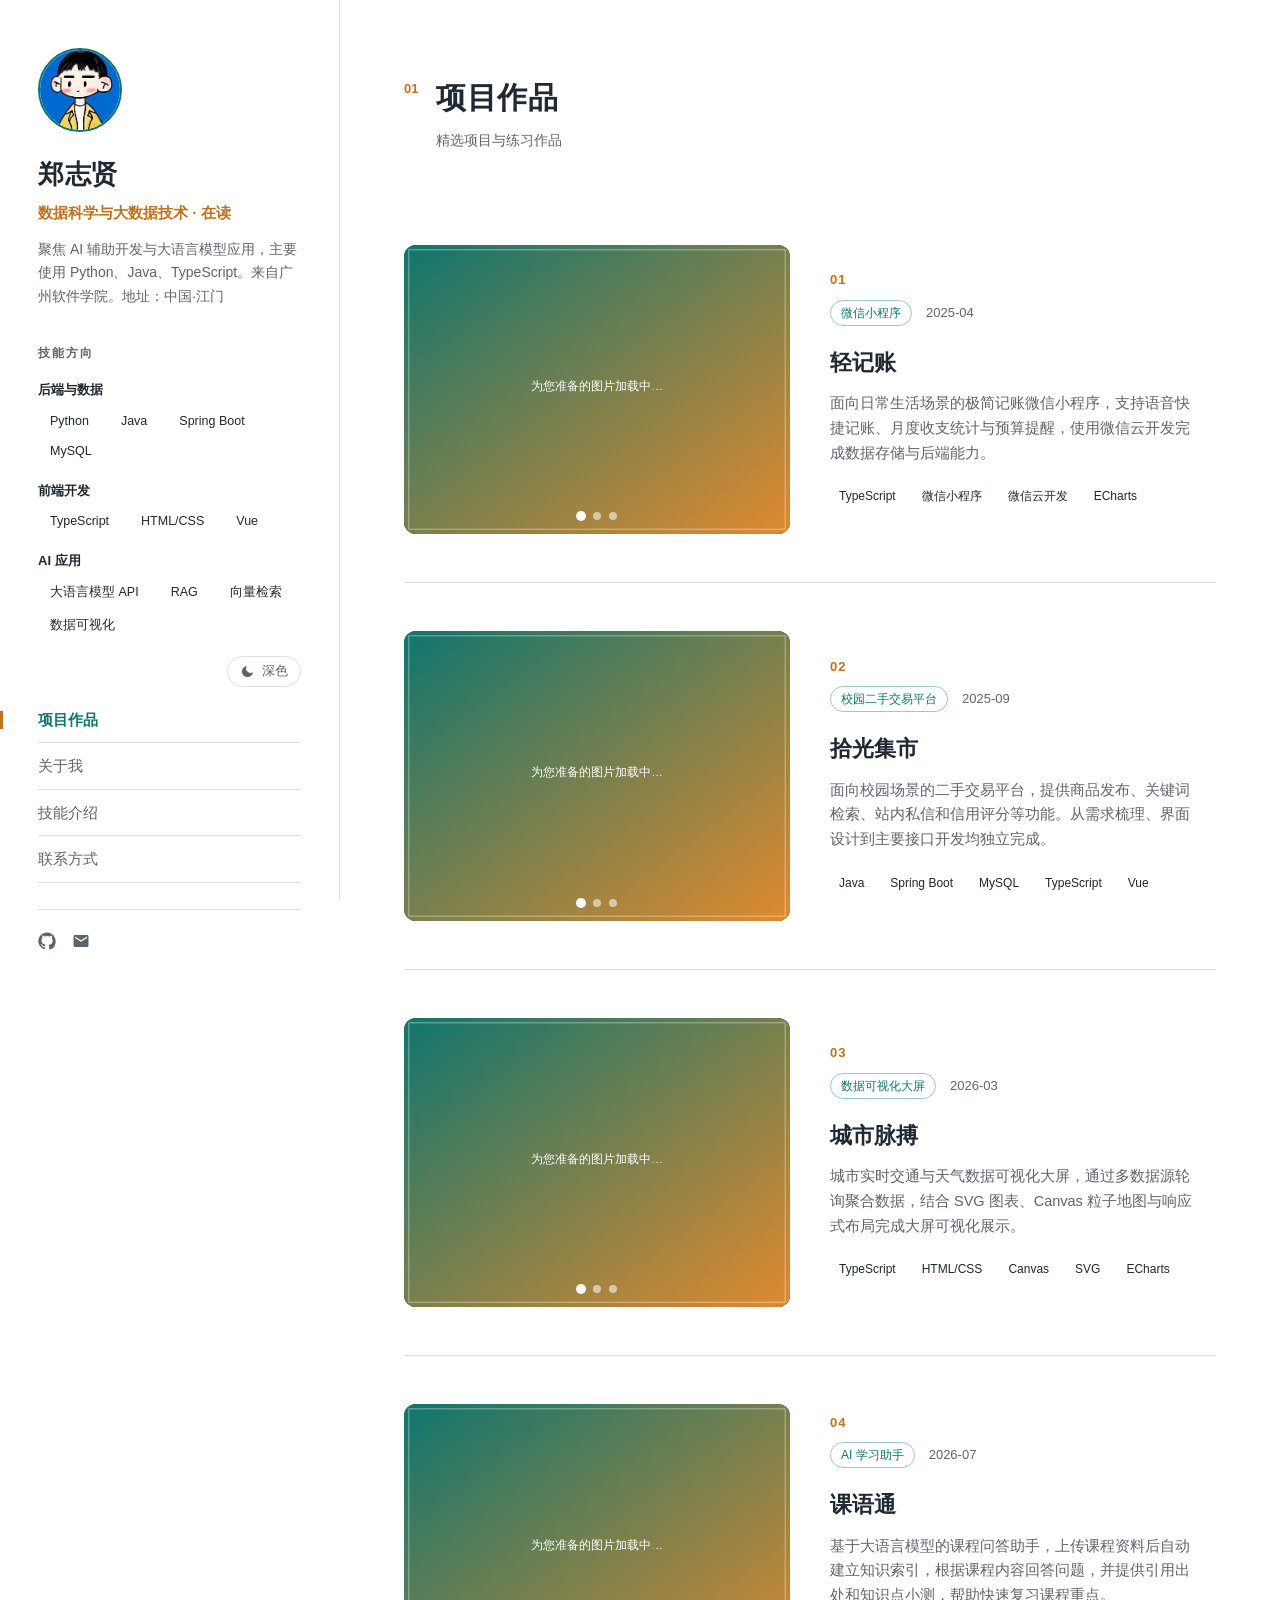
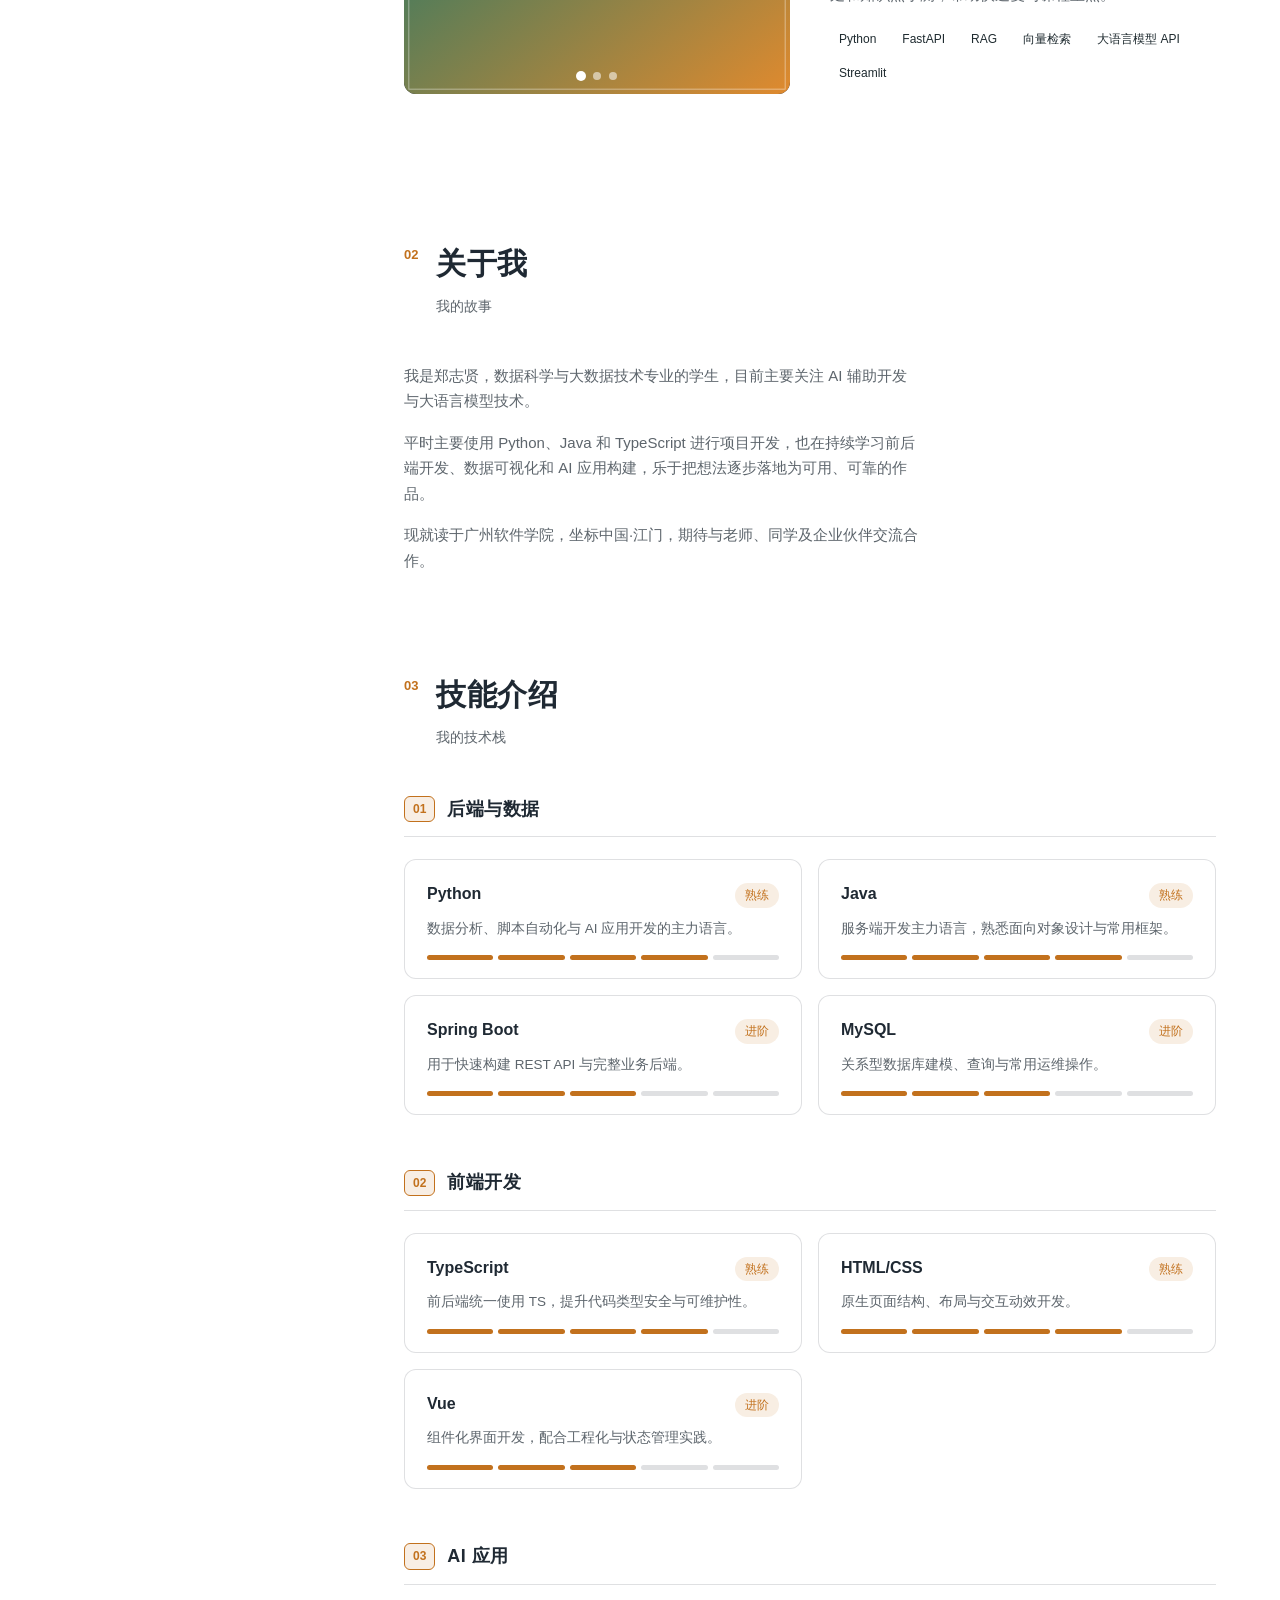
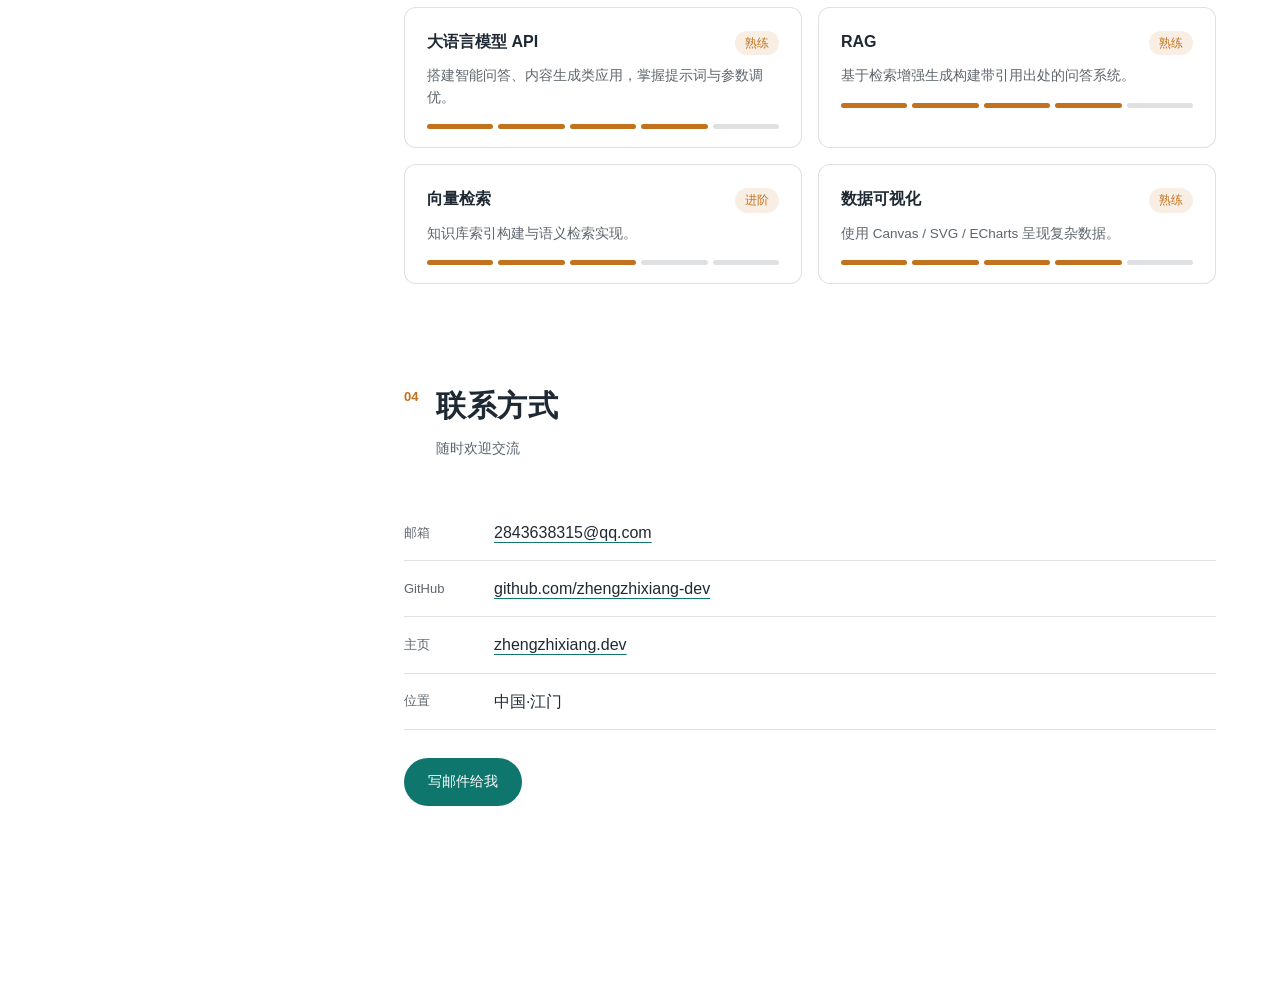
<file: lab04/index.html>
<!DOCTYPE html>
<html lang="zh-CN" data-theme="light">
<head>
  <meta charset="UTF-8">
  <meta name="viewport" content="width=device-width, initial-scale=1.0">
  <meta name="description" content="个人作品集网站 - 展示个人介绍、技能方向与项目作品">
  <title>个人作品集</title>
  <link rel="stylesheet" href="css/style.css">
</head>
<body>
  <div class="layout">
    <!-- 左侧：个人介绍 + 技能 + 导航（保持稳定） -->
    <aside class="sidebar">
      <header class="profile">
        <div class="avatar">
          <img src="头像.jfif" alt="头像" class="avatar-img">
        </div>
        <h1 class="name">郑志贤</h1>
        <p class="role">数据科学与大数据技术 · 在读</p>
        <p class="bio">聚焦 AI 辅助开发与大语言模型应用，主要使用 Python、Java、TypeScript。来自广州软件学院。地址：中国·江门</p>
      </header>

      <section class="skills">
        <h2 class="sidebar-title">技能方向</h2>
        <div class="skill-group" id="skillGroups"><!-- 由 JS 渲染 --></div>
      </section>

      <div class="nav-head">
        <button id="themeToggle" class="theme-toggle" type="button" aria-label="切换到深色主题" aria-pressed="false">
          <svg class="theme-icon icon-moon" viewBox="0 0 24 24" fill="currentColor" aria-hidden="true"><path d="M21 12.8A9 9 0 1 1 11.2 3a7 7 0 0 0 9.8 9.8z"/></svg>
          <svg class="theme-icon icon-sun" viewBox="0 0 24 24" fill="none" stroke="currentColor" stroke-width="2" stroke-linecap="round" aria-hidden="true"><circle cx="12" cy="12" r="4.2"/><path d="M12 2.5v2.2M12 19.3v2.2M2.5 12h2.2M19.3 12h2.2M5.2 5.2l1.6 1.6M17.2 17.2l1.6 1.6M18.8 5.2l-1.6 1.6M6.8 17.2l-1.6 1.6"/></svg>
          <span class="theme-toggle-text">深色</span>
        </button>
      </div>

      <nav class="nav">
        <a class="nav-link active" href="#works">项目作品</a>
        <a class="nav-link" href="#about">关于我</a>
        <a class="nav-link" href="#skills">技能介绍</a>
        <a class="nav-link" href="#contact">联系方式</a>
      </nav>

      <footer class="sidebar-foot">
        <a href="https://github.com/zhengzhixiang-dev" target="_blank" aria-label="GitHub"><svg viewBox="0 0 24 24" width="18" height="18" fill="currentColor"><path d="M12 .5C5.7.5.5 5.7.5 12c0 5.1 3.3 9.4 7.9 10.9.6.1.8-.3.8-.6v-2c-3.2.7-3.9-1.5-3.9-1.5-.5-1.3-1.3-1.7-1.3-1.7-1.1-.7.1-.7.1-.7 1.2.1 1.8 1.2 1.8 1.2 1.1 1.8 2.8 1.3 3.5 1 .1-.8.4-1.3.8-1.6-2.7-.3-5.5-1.3-5.5-5.9 0-1.3.5-2.4 1.2-3.2-.1-.3-.5-1.5.1-3.2 0 0 1-.3 3.3 1.2a11.5 11.5 0 0 1 6 0C17.3 4.7 18.3 5 18.3 5c.6 1.7.2 2.9.1 3.2.8.8 1.2 1.9 1.2 3.2 0 4.6-2.8 5.6-5.5 5.9.4.4.8 1.1.8 2.2v3.3c0 .3.2.7.8.6a11.5 11.5 0 0 0 7.9-10.9C23.5 5.7 18.3.5 12 .5z"/></svg></a>
        <a href="mailto:2843638315@qq.com" aria-label="邮箱"><svg viewBox="0 0 24 24" width="18" height="18" fill="currentColor"><path d="M20 4H4c-1.1 0-2 .9-2 2v12c0 1.1.9 2 2 2h16c1.1 0 2-.9 2-2V6c0-1.1-.9-2-2-2zm0 4-8 5-8-5V6l8 5 8-5v2z"/></svg></a>
      </footer>
    </aside>

    <!-- 右侧：主要内容区 -->
    <main class="content">
      <!-- 项目作品 -->
      <section id="works" class="section">
        <header class="section-head">
          <span class="section-index">01</span>
          <div>
            <h2 class="section-title">项目作品</h2>
            <p class="section-sub">精选项目与练习作品</p>
          </div>
        </header>
        <div id="projects" class="projects"><!-- 由 JS 渲染 --></div>
      </section>

      <!-- 关于我 -->
      <section id="about" class="section">
        <header class="section-head">
          <span class="section-index">02</span>
          <div>
            <h2 class="section-title">关于我</h2>
            <p class="section-sub">我的故事</p>
          </div>
        </header>
        <div class="about-body">
          <p>我是郑志贤，数据科学与大数据技术专业的学生，目前主要关注 AI 辅助开发与大语言模型技术。</p>
          <p>平时主要使用 Python、Java 和 TypeScript 进行项目开发，也在持续学习前后端开发、数据可视化和 AI 应用构建，乐于把想法逐步落地为可用、可靠的作品。</p>
          <p>现就读于广州软件学院，坐标中国·江门，期待与老师、同学及企业伙伴交流合作。</p>
        </div>
      </section>

      <!-- 技能介绍 -->
      <section id="skills" class="section">
        <header class="section-head">
          <span class="section-index">03</span>
          <div>
            <h2 class="section-title">技能介绍</h2>
            <p class="section-sub">我的技术栈</p>
          </div>
        </header>
        <div class="skills-detail" id="skillsDetail"><!-- 由 JS 渲染 --></div>
      </section>

      <!-- 联系方式 -->
      <section id="contact" class="section">
        <header class="section-head">
          <span class="section-index">04</span>
          <div>
            <h2 class="section-title">联系方式</h2>
            <p class="section-sub">随时欢迎交流</p>
          </div>
        </header>
        <div class="contact-body">
          <ul class="contact-list">
            <li><span class="contact-label">邮箱</span><a href="mailto:2843638315@qq.com">2843638315@qq.com</a></li>
            <li><span class="contact-label">GitHub</span><a href="https://github.com/zhengzhixiang-dev" target="_blank">github.com/zhengzhixiang-dev</a></li>
            <li><span class="contact-label">主页</span><a href="https://zhengzhixiang.dev" target="_blank">zhengzhixiang.dev</a></li>
            <li><span class="contact-label">位置</span><span>中国·江门</span></li>
          </ul>
          <a class="btn" href="mailto:2843638315@qq.com">写邮件给我</a>
        </div>
      </section>
    </main>
  </div>

  <script src="js/data.js"></script>
  <script src="js/main.js"></script>
</body>
</html>
</file>
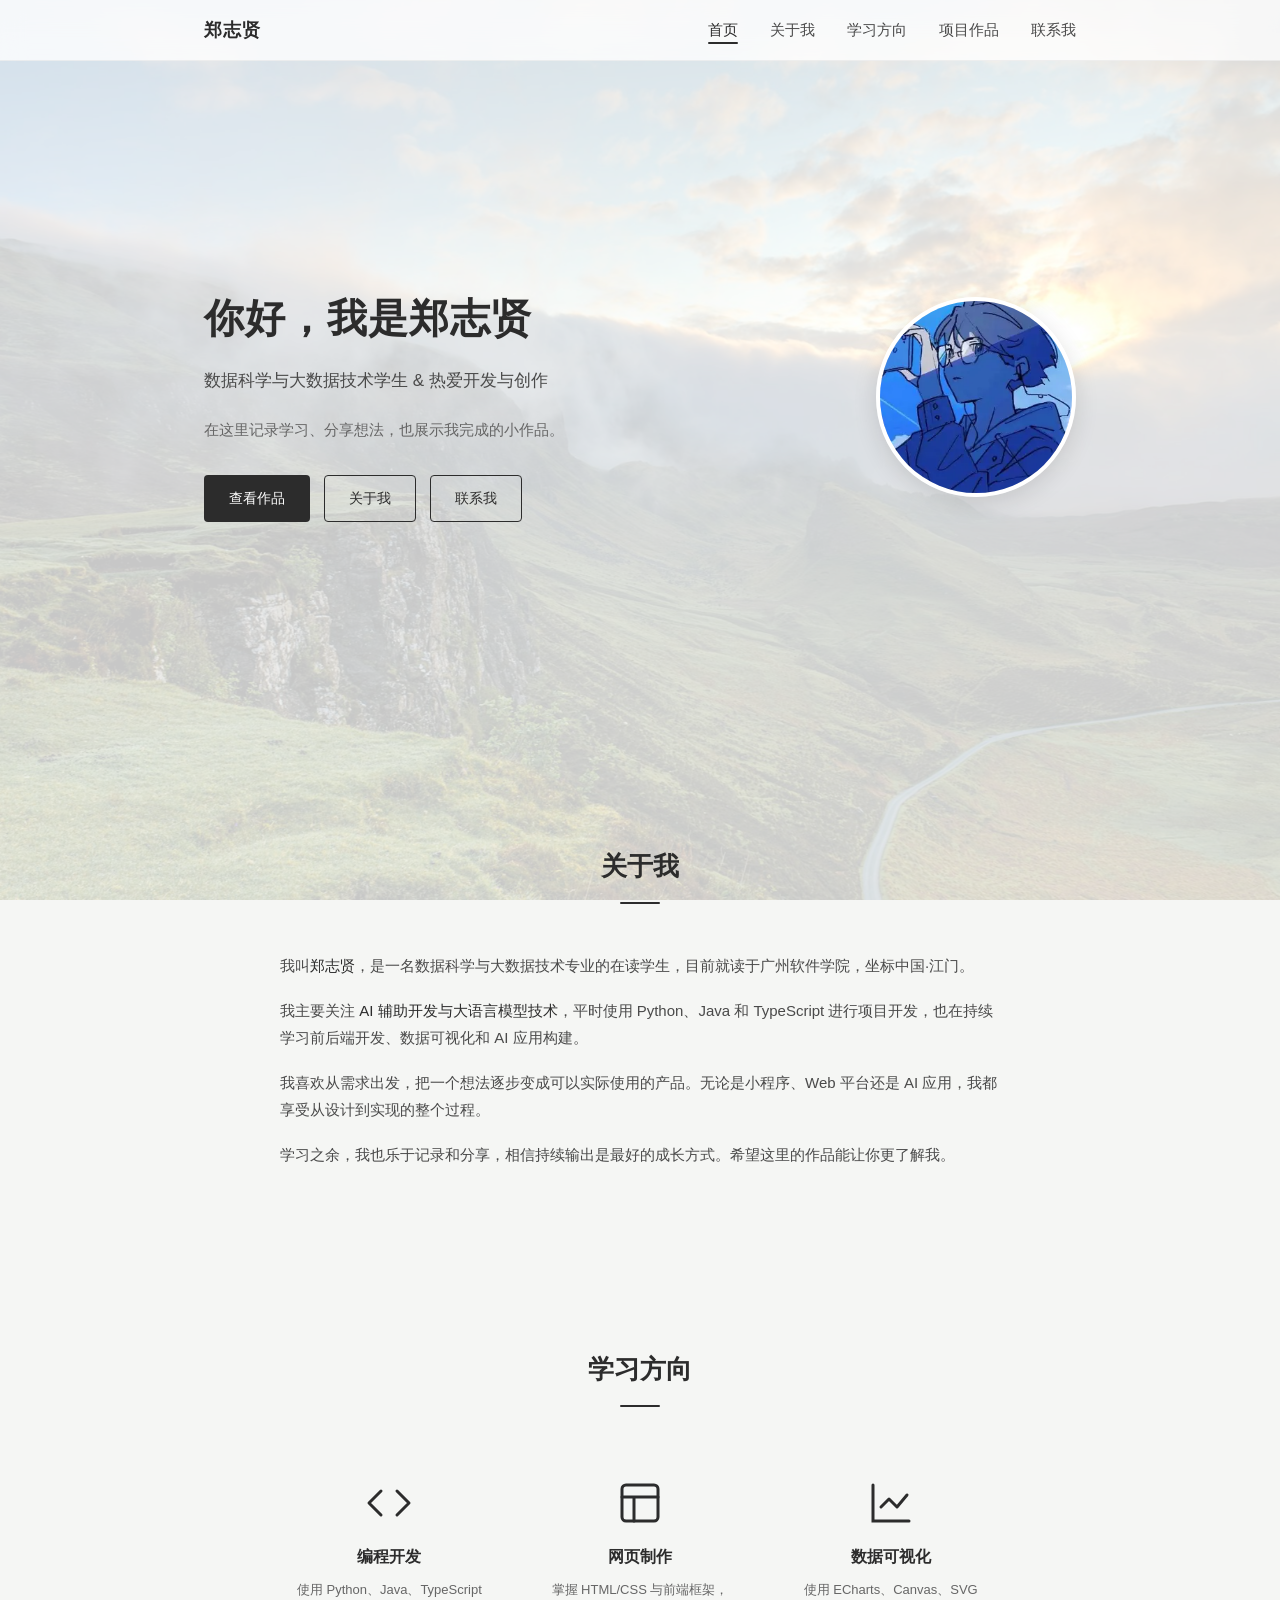
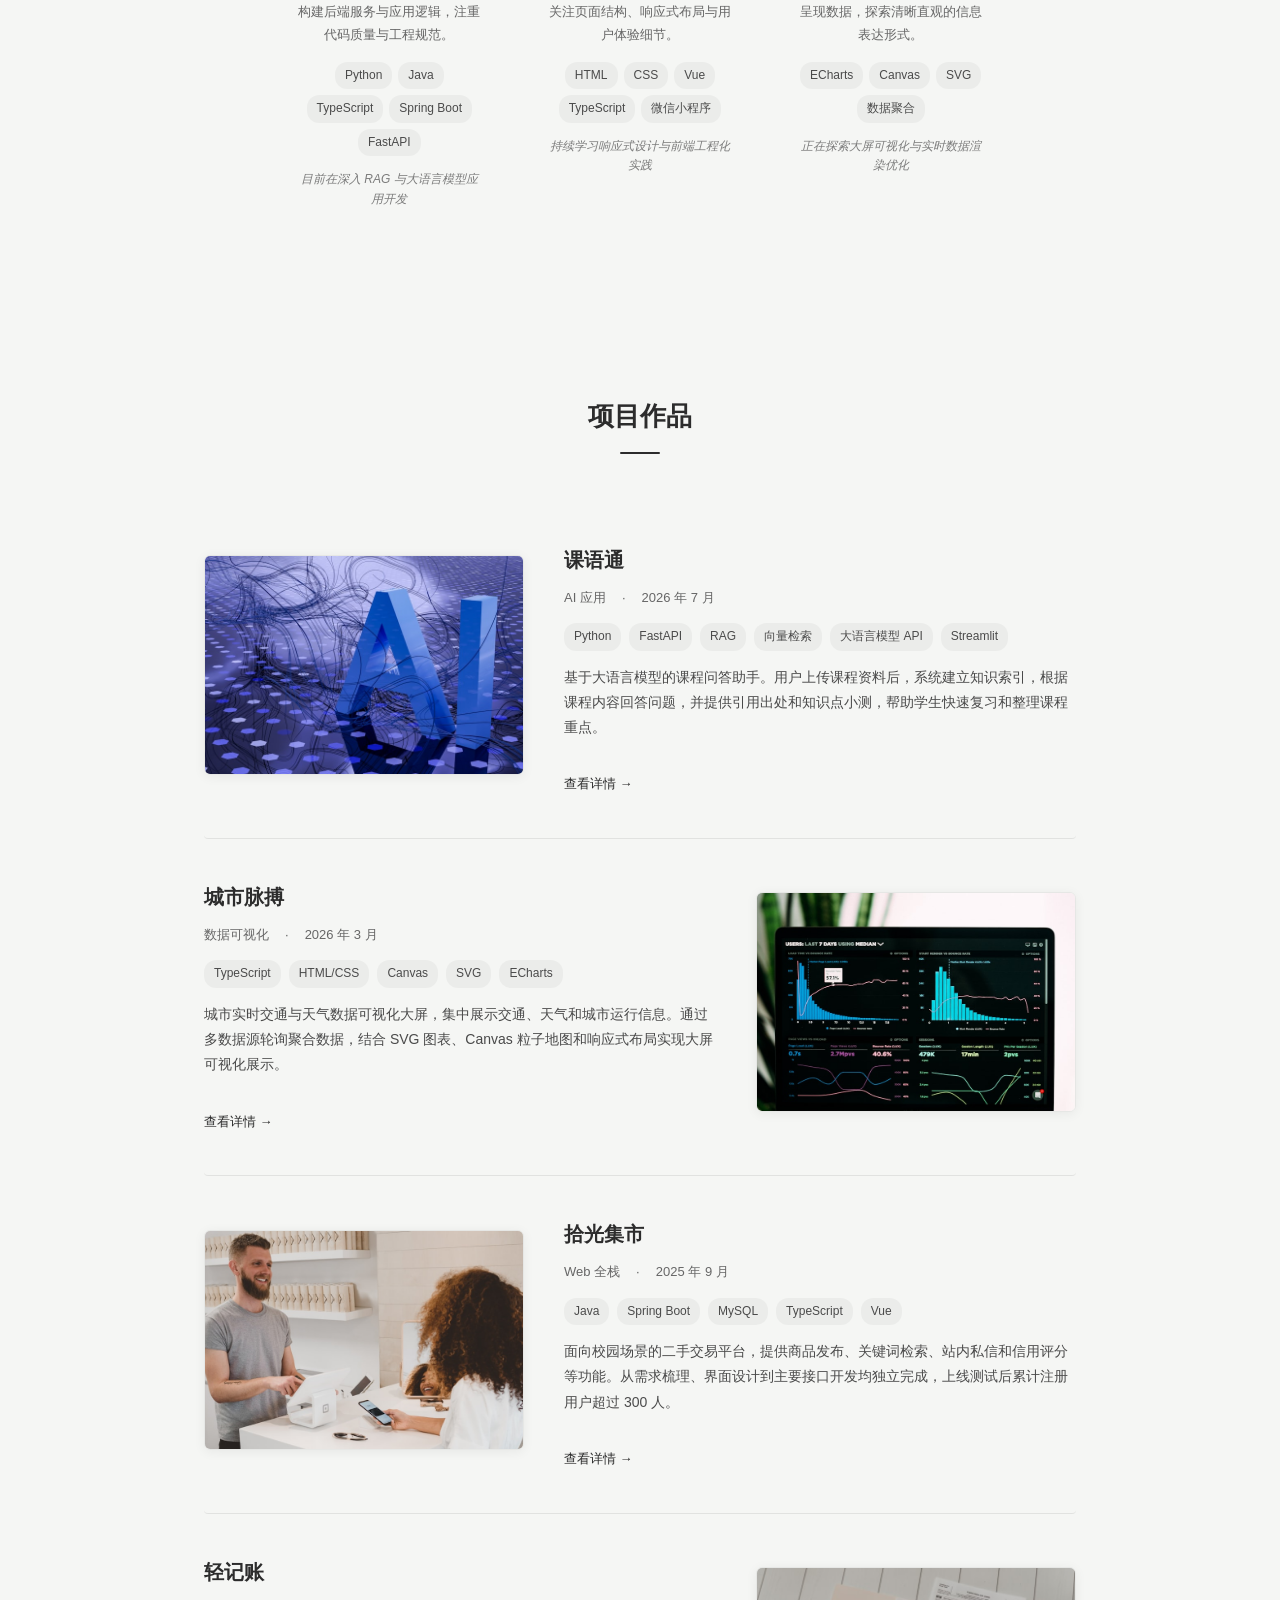
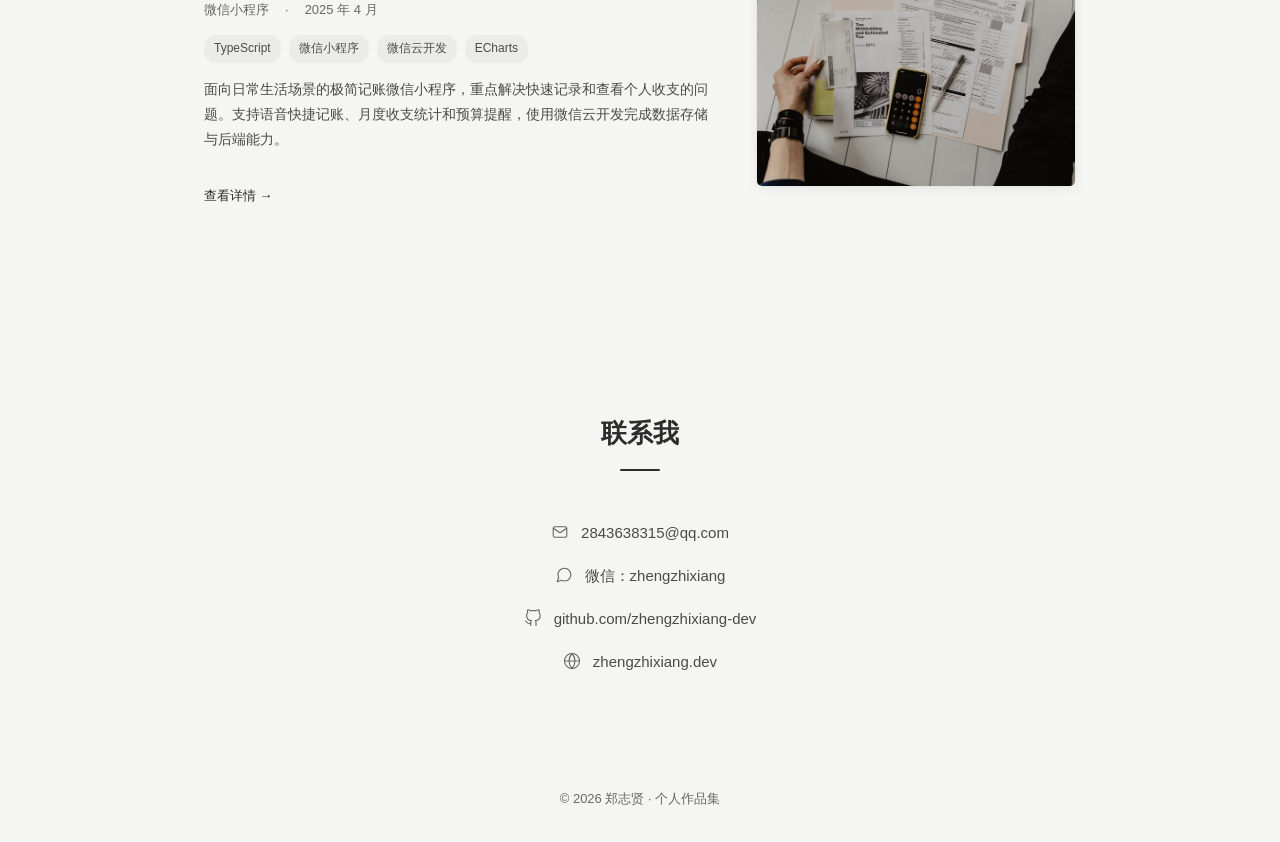
<file: 实验三/index.html>
<!DOCTYPE html>
<html lang="zh-CN">
<head>
  <meta charset="UTF-8" />
  <meta name="viewport" content="width=device-width, initial-scale=1.0" />
  <title>郑志贤 | 个人作品集</title>
  <meta name="description" content="郑志贤的个人作品集 - 数据科学与大数据技术学生，专注 AI 辅助开发与大语言模型应用。" />
  <link rel="stylesheet" href="css/style.css" />
</head>
<body>
  <!-- 背景层：山林风景照片 + 半透明白色遮罩 -->
  <div class="bg-layer"></div>
  <div class="bg-mask"></div>

  <!-- 顶部导航 -->
  <nav class="navbar">
    <div class="nav-inner">
      <a href="#home" class="nav-logo">郑志贤</a>
      <button class="nav-toggle" aria-label="菜单">
        <span></span><span></span><span></span>
      </button>
      <ul class="nav-menu">
        <li><a href="#home">首页</a></li>
        <li><a href="#about">关于我</a></li>
        <li><a href="#direction">学习方向</a></li>
        <li><a href="#projects">项目作品</a></li>
        <li><a href="#contact">联系我</a></li>
      </ul>
    </div>
  </nav>

  <!-- 首页介绍 -->
  <section id="home" class="hero">
    <div class="hero-inner">
      <div class="hero-text">
        <h1 class="hero-title">你好，我是郑志贤</h1>
        <p class="hero-subtitle">数据科学与大数据技术学生 &amp; 热爱开发与创作</p>
        <p class="hero-desc">在这里记录学习、分享想法，也展示我完成的小作品。</p>
        <div class="hero-buttons">
          <a href="#projects" class="btn btn-primary">查看作品</a>
          <a href="#about" class="btn btn-outline">关于我</a>
          <a href="#contact" class="btn btn-outline">联系我</a>
        </div>
      </div>
      <div class="hero-avatar">
        <img src="images/avatar.webp" alt="郑志贤头像" class="avatar-circle" />
      </div>
    </div>
  </section>

  <!-- 关于我 -->
  <section id="about">
    <h2 class="section-title">关于我</h2>
    <div class="section-line"></div>
    <div class="about-content">
      <p>我叫<span class="highlight">郑志贤</span>，是一名数据科学与大数据技术专业的在读学生，目前就读于广州软件学院，坐标中国·江门。</p>
      <p>我主要关注 <span class="highlight">AI 辅助开发与大语言模型技术</span>，平时使用 Python、Java 和 TypeScript 进行项目开发，也在持续学习前后端开发、数据可视化和 AI 应用构建。</p>
      <p>我喜欢从需求出发，把一个想法逐步变成可以实际使用的产品。无论是小程序、Web 平台还是 AI 应用，我都享受从设计到实现的整个过程。</p>
      <p>学习之余，我也乐于记录和分享，相信持续输出是最好的成长方式。希望这里的作品能让你更了解我。</p>
    </div>
  </section>

  <!-- 学习方向 -->
  <section id="direction">
    <h2 class="section-title">学习方向</h2>
    <div class="section-line"></div>
    <div class="direction-grid">
      <div class="direction-item">
        <div class="direction-icon">
          <svg viewBox="0 0 24 24"><path d="M16 18l6-6-6-6M8 6l-6 6 6 6" stroke-linecap="round" stroke-linejoin="round"/></svg>
        </div>
        <h3 class="direction-name">编程开发</h3>
        <p class="direction-desc">使用 Python、Java、TypeScript 构建后端服务与应用逻辑，注重代码质量与工程规范。</p>
        <div class="direction-tech">
          <span class="tech-tag">Python</span>
          <span class="tech-tag">Java</span>
          <span class="tech-tag">TypeScript</span>
          <span class="tech-tag">Spring Boot</span>
          <span class="tech-tag">FastAPI</span>
        </div>
        <p class="direction-note">目前在深入 RAG 与大语言模型应用开发</p>
      </div>
      <div class="direction-item">
        <div class="direction-icon">
          <svg viewBox="0 0 24 24"><rect x="3" y="3" width="18" height="18" rx="2"/><path d="M3 9h18M9 21V9" stroke-linecap="round"/></svg>
        </div>
        <h3 class="direction-name">网页制作</h3>
        <p class="direction-desc">掌握 HTML/CSS 与前端框架，关注页面结构、响应式布局与用户体验细节。</p>
        <div class="direction-tech">
          <span class="tech-tag">HTML</span>
          <span class="tech-tag">CSS</span>
          <span class="tech-tag">Vue</span>
          <span class="tech-tag">TypeScript</span>
          <span class="tech-tag">微信小程序</span>
        </div>
        <p class="direction-note">持续学习响应式设计与前端工程化实践</p>
      </div>
      <div class="direction-item">
        <div class="direction-icon">
          <svg viewBox="0 0 24 24"><path d="M3 3v18h18" stroke-linecap="round"/><path d="M7 14l4-4 4 4 5-6" stroke-linecap="round" stroke-linejoin="round"/></svg>
        </div>
        <h3 class="direction-name">数据可视化</h3>
        <p class="direction-desc">使用 ECharts、Canvas、SVG 呈现数据，探索清晰直观的信息表达形式。</p>
        <div class="direction-tech">
          <span class="tech-tag">ECharts</span>
          <span class="tech-tag">Canvas</span>
          <span class="tech-tag">SVG</span>
          <span class="tech-tag">数据聚合</span>
        </div>
        <p class="direction-note">正在探索大屏可视化与实时数据渲染优化</p>
      </div>
    </div>
  </section>

  <!-- 项目作品（由 JS 渲染） -->
  <section id="projects">
    <h2 class="section-title">项目作品</h2>
    <div class="section-line"></div>
    <div class="project-list" id="project-list"></div>
  </section>

  <!-- 联系我 -->
  <section id="contact">
    <h2 class="section-title">联系我</h2>
    <div class="section-line"></div>
    <div class="contact-content">
      <ul class="contact-list">
        <li>
          <svg class="contact-icon" viewBox="0 0 24 24"><rect x="3" y="5" width="18" height="14" rx="2"/><path d="M3 7l9 6 9-6"/></svg>
          <a href="mailto:2843638315@qq.com">2843638315@qq.com</a>
        </li>
        <li>
          <svg class="contact-icon" viewBox="0 0 24 24"><path d="M21 11.5a8.38 8.38 0 0 1-.9 3.8 8.5 8.5 0 0 1-7.6 4.7 8.38 8.38 0 0 1-3.8-.9L3 21l1.9-5.7a8.38 8.38 0 0 1-.9-3.8 8.5 8.5 0 0 1 4.7-7.6 8.38 8.38 0 0 1 3.8-.9h.5a8.48 8.48 0 0 1 8 8v.5z" stroke-linecap="round" stroke-linejoin="round"/></svg>
          <span>微信：zhengzhixiang</span>
        </li>
        <li>
          <svg class="contact-icon" viewBox="0 0 24 24"><path d="M9 19c-5 1.5-5-2.5-7-3m14 6v-3.87a3.37 3.37 0 0 0-.94-2.61c3.14-.35 6.44-1.54 6.44-7A5.44 5.44 0 0 0 20 4.77 5.07 5.07 0 0 0 19.91 1S18.73.65 16 2.48a13.38 13.38 0 0 0-7 0C6.27.65 5.09 1 5.09 1A5.07 5.07 0 0 0 5 4.77a5.44 5.44 0 0 0-1.5 3.78c0 5.42 3.3 6.61 6.44 7A3.37 3.37 0 0 0 9 18.13V22" stroke-linecap="round" stroke-linejoin="round"/></svg>
          <a href="https://github.com/zhengzhixiang-dev" target="_blank" rel="noopener">github.com/zhengzhixiang-dev</a>
        </li>
        <li>
          <svg class="contact-icon" viewBox="0 0 24 24"><circle cx="12" cy="12" r="10"/><path d="M2 12h20M12 2a15.3 15.3 0 0 1 4 10 15.3 15.3 0 0 1-4 10 15.3 15.3 0 0 1-4-10 15.3 15.3 0 0 1 4-10z"/></svg>
          <a href="https://zhengzhixiang.dev" target="_blank" rel="noopener">zhengzhixiang.dev</a>
        </li>
      </ul>
    </div>
  </section>

  <!-- 页脚 -->
  <footer class="footer">
    <p>© 2026 郑志贤 · 个人作品集</p>
  </footer>

  <!-- 脚本 -->
  <script src="js/projects.js"></script>
  <script src="js/main.js"></script>
</body>
</html>
</file>
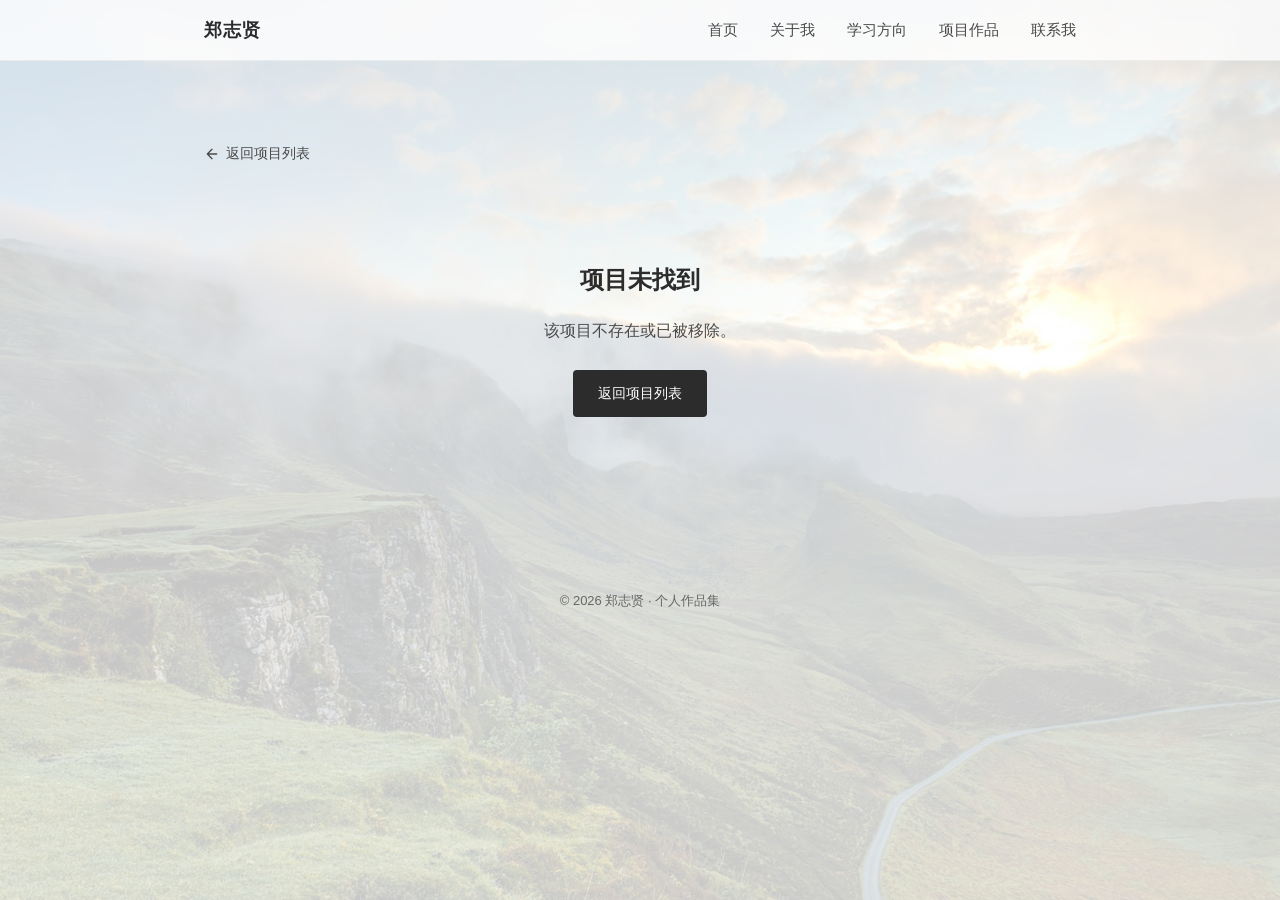
<file: 实验三/project-detail.html>
<!DOCTYPE html>
<html lang="zh-CN">
<head>
  <meta charset="UTF-8" />
  <meta name="viewport" content="width=device-width, initial-scale=1.0" />
  <title>项目详情 | 郑志贤</title>
  <link rel="stylesheet" href="css/style.css" />
</head>
<body>
  <!-- 背景层 -->
  <div class="bg-layer"></div>
  <div class="bg-mask"></div>

  <!-- 顶部导航 -->
  <nav class="navbar">
    <div class="nav-inner">
      <a href="index.html" class="nav-logo">郑志贤</a>
      <button class="nav-toggle" aria-label="菜单">
        <span></span><span></span><span></span>
      </button>
      <ul class="nav-menu">
        <li><a href="index.html#home">首页</a></li>
        <li><a href="index.html#about">关于我</a></li>
        <li><a href="index.html#direction">学习方向</a></li>
        <li><a href="index.html#projects">项目作品</a></li>
        <li><a href="index.html#contact">联系我</a></li>
      </ul>
    </div>
  </nav>

  <!-- 项目详情内容 -->
  <section id="detail">
    <a href="index.html#projects" class="detail-back">
      <svg width="16" height="16" viewBox="0 0 24 24" fill="none" stroke="currentColor" stroke-width="2" stroke-linecap="round" stroke-linejoin="round"><path d="M19 12H5M12 19l-7-7 7-7"/></svg>
      返回项目列表
    </a>

    <div id="detail-content">
      <!-- 由 js/detail.js 渲染 -->
    </div>
  </section>

  <!-- 页脚 -->
  <footer class="footer">
    <p>© 2026 郑志贤 · 个人作品集</p>
  </footer>

  <!-- 脚本 -->
  <script src="js/projects.js"></script>
  <script src="js/detail.js"></script>
  <script src="js/main.js"></script>
</body>
</html>
</file>
<file: lab04/css/style.css>
:root {
  --bg: #ffffff;                    /* 白色：页面背景 */
  --panel: #ffffff;
  --ink: #1f2933;                   /* 白色背景上的主文字（深色） */
  --ink-soft: rgba(31, 41, 51, 0.72);
  --line: rgba(31, 41, 51, 0.14);
  --accent: #0f766e;                /* 墨绿青：主色 */
  --accent-soft: rgba(15, 118, 110, 0.08);
  --accent-line: rgba(15, 118, 110, 0.4);
  --accent-ink: #ffffff;            /* 主色底上的文字 */
  --accent-warm: #c2711d;           /* 暖金（加深）：点缀色（白底可读） */
  --accent-warm-soft: rgba(194, 113, 29, 0.12);
  --chip-bg: #ffffff;               /* 标签底色 */
  --chip-ink: #1e2a2f;
  --chip-line: rgba(255, 255, 255, 0.55);
  --overlay-ink: #1f2933;           /* 图片上的浅色控件内文字 */
  --shadow-soft: rgba(31, 35, 40, 0.08);
  --radius: 12px;
  color-scheme: light;
}

/* ===== 深色主题：只覆盖颜色变量，结构与布局保持不变 ===== */
html[data-theme="dark"] {
  --bg: #11161d;
  --panel: #1a212b;
  --ink: #e7edf3;
  --ink-soft: rgba(231, 237, 243, 0.68);
  --line: rgba(231, 237, 243, 0.16);
  --accent: #2dd4bf;
  --accent-soft: rgba(45, 212, 191, 0.12);
  --accent-line: rgba(45, 212, 191, 0.45);
  --accent-ink: #06201d;
  --accent-warm: #e6a759;
  --accent-warm-soft: rgba(230, 167, 89, 0.16);
  --chip-bg: rgba(255, 255, 255, 0.06);
  --chip-ink: #dbe4ec;
  --chip-line: rgba(231, 237, 243, 0.18);
  --overlay-ink: #1f2933;
  --shadow-soft: rgba(0, 0, 0, 0.45);
  color-scheme: dark;
}

body { background: var(--bg); }

* { box-sizing: border-box; }

html { scroll-behavior: smooth; }

body {
  margin: 0;
  font-family: -apple-system, BlinkMacSystemFont, "Segoe UI", "PingFang SC", "Microsoft YaHei", "Helvetica Neue", Arial, sans-serif;
  background: var(--bg);
  color: var(--ink);
  line-height: 1.7;
  -webkit-font-smoothing: antialiased;
  transition: background-color 0.25s ease, color 0.25s ease;
}

/* ===== 页面整体左右布局 ===== */
.layout {
  display: grid;
  grid-template-columns: 340px 1fr;
  min-height: 100vh;
  max-width: 1280px;
  margin: 0 auto;
  background: var(--bg);
  transition: background-color 0.25s ease;
}

/* ===== 左侧栏（个人介绍 + 技能 + 导航）===== */
.sidebar {
  position: sticky;
  top: 0;
  height: 100vh;
  padding: 48px 38px;
  display: flex;
  flex-direction: column;
  border-right: 1px solid var(--line);
}

.profile .avatar {
  width: 84px;
  height: 84px;
  border-radius: 50%;
  overflow: hidden;
  background: var(--accent-soft);
  border: 2px solid var(--accent);
}
.profile .avatar img { width: 100%; height: 100%; object-fit: cover; display: block; }

.name { margin: 20px 0 4px; font-size: 26px; letter-spacing: 0.5px; }
.role { margin: 0 0 12px; font-size: 15px; color: var(--accent-warm); font-weight: 600; }
.bio { margin: 0; font-size: 14px; color: var(--ink-soft); }

.skills { margin-top: 34px; }
.sidebar-title {
  font-size: 12px;
  letter-spacing: 2px;
  text-transform: uppercase;
  color: var(--ink-soft);
  margin: 0 0 16px;
}
.skill-group { margin-bottom: 18px; }
.skill-group-name { display: block; font-size: 13px; font-weight: 600; margin-bottom: 8px; }
.skill-group-tags { display: flex; flex-wrap: wrap; gap: 8px; }
.skill-tag {
  font-family: inherit;
  font-size: 12.5px;
  color: var(--chip-ink);
  border: 1px solid var(--chip-line);
  border-radius: 999px;
  padding: 3px 11px;
  background: var(--chip-bg);
  cursor: pointer;
  transition: color 0.2s, border-color 0.2s, background 0.2s;
}
.skill-tag:hover { color: var(--accent); border-color: var(--accent); background: var(--accent-soft); }

/* ===== 导航区标题行：主题切换按钮（右对齐）===== */
.nav-head {
  margin-top: auto;
  display: flex;
  justify-content: flex-end;
  margin-bottom: 10px;
}
.theme-toggle {
  display: inline-flex;
  align-items: center;
  gap: 7px;
  font-family: inherit;
  font-size: 12.5px;
  color: var(--ink-soft);
  background: transparent;
  border: 1px solid var(--line);
  border-radius: 999px;
  padding: 6px 12px;
  cursor: pointer;
  transition: color 0.2s, border-color 0.2s, background 0.2s;
}
.theme-toggle:hover { color: var(--accent); border-color: var(--accent); background: var(--accent-soft); }
.theme-icon { width: 15px; height: 15px; display: block; }
.theme-toggle .icon-sun { display: none; }
html[data-theme="dark"] .theme-toggle .icon-moon { display: none; }
html[data-theme="dark"] .theme-toggle .icon-sun { display: block; }

.nav { display: flex; flex-direction: column; }
.nav-link {
  position: relative;
  text-decoration: none;
  color: var(--ink-soft);
  font-size: 15px;
  padding: 10px 0;
  border-bottom: 1px solid var(--line);
  transition: color 0.2s;
}
.nav-link.active { color: var(--accent); font-weight: 600; }
.nav-link.active::before {
  content: "";
  position: absolute;
  left: -38px;
  top: 50%;
  transform: translateY(-50%);
  width: 3px;
  height: 18px;
  background: var(--accent-warm);
}

.sidebar-foot { margin-top: 26px; display: flex; gap: 16px; padding-top: 22px; border-top: 1px solid var(--line); }
.sidebar-foot a { color: var(--ink-soft); transition: color 0.2s; display: inline-flex; }
.sidebar-foot a:hover { color: var(--accent); }

/* ===== 右侧主内容 ===== */
.content { padding: 72px 64px 96px; min-width: 0; }

.section { margin-bottom: 96px; }

.section-head { display: flex; align-items: flex-start; gap: 18px; margin-bottom: 44px; }
.section-index {
  font-size: 13px;
  font-weight: 700;
  color: var(--accent-warm);
  font-variant-numeric: tabular-nums;
  padding-top: 6px;
}
.section-title { margin: 0; font-size: 30px; letter-spacing: 0.5px; }
.section-sub { margin: 6px 0 0; color: var(--ink-soft); font-size: 14px; }

/* ===== 项目：每个项目左右分栏 ===== */
.project {
  display: grid;
  grid-template-columns: 1fr 1fr;
  gap: 40px;
  align-items: center;
  padding: 48px 0;
  border-top: 1px solid var(--line);
}
.project:first-child { border-top: none; }

.project-media { min-width: 0; }

.project-info { display: flex; flex-direction: column; align-items: flex-start; }
.project-no { font-size: 13px; font-weight: 700; color: var(--accent-warm); letter-spacing: 1px; }
.project-meta { display: flex; align-items: center; gap: 14px; margin-top: 8px; }
.project-cat { font-size: 12px; color: var(--accent); border: 1px solid var(--accent-line); padding: 2px 10px; border-radius: 999px; }
.project-date { font-size: 13px; color: var(--ink-soft); font-variant-numeric: tabular-nums; }
.project-title { margin: 18px 0 10px; font-size: 22px; }
.project-summary { margin: 0 0 18px; color: var(--ink-soft); font-size: 14.5px; max-width: 46ch; }
.project-tech { display: flex; flex-wrap: wrap; gap: 8px; }
.project-tech span {
  font-size: 12px;
  color: var(--chip-ink);
  background: var(--chip-bg);
  border-radius: 6px;
  padding: 3px 9px;
}

/* ===== 图片轮播 ===== */
.carousel {
  position: relative;
  width: 100%;
  aspect-ratio: 4 / 3;
  border-radius: var(--radius);
  overflow: hidden;
  background: #11162a;
}
.carousel-track { position: relative; width: 100%; height: 100%; }
.carousel-slide {
  position: absolute;
  inset: 0;
  opacity: 0;
  transition: opacity 0.5s ease;
}
.carousel-slide.active { opacity: 1; }
.carousel-slide img { width: 100%; height: 100%; object-fit: cover; display: block; }

.carousel-arrow {
  position: absolute;
  top: 50%;
  transform: translateY(-50%);
  z-index: 2;
  width: 40px;
  height: 40px;
  border: none;
  border-radius: 50%;
  background: rgba(255, 255, 255, 0.85);
  color: var(--overlay-ink);
  cursor: pointer;
  opacity: 0;
  transition: opacity 0.2s, background 0.2s;
  box-shadow: 0 2px 8px rgba(0, 0, 0, 0.15);
}
.carousel:hover .carousel-arrow { opacity: 1; }
.carousel-arrow:hover { background: #fff; }
.carousel-arrow::before {
  content: "";
  display: block;
  width: 10px;
  height: 10px;
  margin: auto;
  border-left: 2px solid currentColor;
  border-bottom: 2px solid currentColor;
  transform: rotate(45deg) translate(-1px, -1px);
}
.carousel-arrow { left: 14px; }
.carousel-arrow.next { right: 14px; }
.carousel-arrow.next::before {
  transform: rotate(-135deg) translate(-1px, 1px);
}

.carousel-dots {
  position: absolute;
  left: 0;
  right: 0;
  bottom: 14px;
  z-index: 2;
  display: flex;
  justify-content: center;
  gap: 8px;
}
.carousel-dot {
  width: 8px;
  height: 8px;
  border-radius: 50%;
  border: none;
  background: rgba(255, 255, 255, 0.55);
  cursor: pointer;
  padding: 0;
  transition: background 0.2s, transform 0.2s;
}
.carousel-dot.active { background: #fff; transform: scale(1.25); }

/* ===== 技能介绍 ===== */
.skills-detail { display: flex; flex-direction: column; gap: 52px; }

.skill-detail-group-head {
  display: flex;
  align-items: center;
  gap: 12px;
  margin-bottom: 22px;
  padding-bottom: 12px;
  border-bottom: 1px solid var(--line);
}
.skill-detail-group-no {
  font-size: 12px;
  font-weight: 700;
  color: var(--accent-warm);
  border: 1px solid var(--accent-warm);
  background: var(--accent-warm-soft);
  border-radius: 6px;
  padding: 2px 8px;
  font-variant-numeric: tabular-nums;
}
.skill-detail-group-title { margin: 0; font-size: 18px; font-weight: 600; letter-spacing: 0.5px; }

.skill-detail-grid {
  display: grid;
  grid-template-columns: repeat(2, 1fr);
  gap: 16px;
}
.skill-detail-item {
  position: relative;
  background: var(--panel);
  border: 1px solid var(--line);
  border-radius: var(--radius);
  padding: 20px 22px 18px;
  overflow: hidden;
  transition: transform 0.22s, box-shadow 0.22s, border-color 0.22s;
}
.skill-detail-item::before {
  content: "";
  position: absolute;
  left: 0;
  top: 0;
  bottom: 0;
  width: 3px;
  background: var(--accent);
  transform: scaleY(0);
  transform-origin: bottom;
  transition: transform 0.25s;
}
.skill-detail-item:hover {
  transform: translateY(-3px);
  box-shadow: 0 12px 28px var(--shadow-soft);
  border-color: color-mix(in srgb, var(--accent) 45%, var(--line));
}
.skill-detail-item:hover::before { transform: scaleY(1); }
.skill-detail-item.flash {
  border-color: var(--accent);
  box-shadow: 0 0 0 3px var(--accent-soft), 0 12px 28px rgba(15, 118, 110, 0.14);
}

.skill-detail-top { display: flex; align-items: baseline; justify-content: space-between; gap: 12px; }
.skill-detail-name { font-size: 16px; font-weight: 600; }
.skill-detail-level {
  font-size: 12px;
  color: var(--accent-warm);
  background: var(--accent-warm-soft);
  border-radius: 999px;
  padding: 2px 10px;
}
.skill-detail-desc { margin: 10px 0 16px; font-size: 13.5px; color: var(--ink-soft); line-height: 1.6; }

.skill-detail-bar { display: flex; gap: 5px; }
.skill-bar-seg {
  flex: 1;
  height: 5px;
  border-radius: 999px;
  background: var(--line);
}
.skill-bar-seg.active { background: var(--accent-warm); }

/* ===== 关于我 / 联系方式 ===== */
.about-body { max-width: 62ch; color: var(--ink-soft); font-size: 15px; }
.about-body p { margin: 0 0 16px; }

.contact-list { list-style: none; margin: 0 0 28px; padding: 0; }
.contact-list li { display: flex; align-items: center; gap: 18px; padding: 14px 0; border-bottom: 1px solid var(--line); }
.contact-label { width: 72px; font-size: 13px; color: var(--ink-soft); }
.contact-list a { color: var(--ink); text-decoration-color: var(--accent); text-underline-offset: 4px; }
.contact-list a:hover { color: var(--accent); }

.btn {
  display: inline-block;
  background: var(--accent);
  color: var(--accent-ink);
  text-decoration: none;
  padding: 12px 24px;
  border-radius: 999px;
  font-size: 14px;
  transition: opacity 0.2s, transform 0.2s;
}
.btn:hover { opacity: 0.88; transform: translateY(-1px); }

/* ===== 移动端：上下布局 ===== */
@media (max-width: 900px) {
  .layout { display: block; }

  .sidebar {
    position: static;
    height: auto;
    padding: 28px 22px 10px;
    border-right: none;
    border-bottom: 1px solid var(--line);
  }
  .profile { display: flex; align-items: center; gap: 18px; }
  .avatar { width: 64px !important; height: 64px !important; flex: 0 0 auto; }
  .name { margin: 0; font-size: 22px; }
  .role { margin: 2px 0 0; font-size: 14px; }
  .bio { margin: 6px 0 0; font-size: 13px; }

  .skills { margin-top: 22px; }

  .nav-head { margin-top: 22px; margin-bottom: 0; }

  .nav {
    margin-top: 12px;
    flex-direction: row;
    border-top: 1px solid var(--line);
  }
  .nav-link { flex: 1; text-align: center; border-bottom: none; font-size: 14px; padding: 12px 0; }
  .nav-link.active::before { display: none; }

  .sidebar-foot { margin-top: 16px; padding-bottom: 18px; }

  .content { padding: 40px 22px 60px; }
  .section { margin-bottom: 60px; }
  .section-title { font-size: 24px; }

  .project { grid-template-columns: 1fr; gap: 22px; padding: 34px 0; }
  .project-media { order: 0; }
  .project-title { font-size: 20px; }

  .skill-detail-grid { grid-template-columns: 1fr; }
}
</file>
<file: 实验三/css/style.css>
/* ====== 基础重置 ====== */
* {
  margin: 0;
  padding: 0;
  box-sizing: border-box;
}

:root {
  --text-main: #2c2c2c;
  --text-sub: #4a4a4a;
  --text-light: #666666;
  --btn-bg: #2c2c2c;
  --btn-text: #ffffff;
  --line: rgba(0, 0, 0, 0.08);
  --content-width: 920px;
}

html {
  scroll-behavior: smooth;
  scroll-padding-top: 70px;
}

body {
  font-family: -apple-system, BlinkMacSystemFont, "PingFang SC", "Microsoft YaHei",
    "Segoe UI", Roboto, sans-serif;
  color: var(--text-main);
  line-height: 1.8;
  background-color: #f5f6f4;
}

/* ====== 背景层（固定铺满） ====== */
.bg-layer {
  position: fixed;
  inset: 0;
  z-index: -2;
  background-image: url("../images/background.jpg");
  background-size: cover;
  background-position: center;
  background-repeat: no-repeat;
}

.bg-mask {
  position: fixed;
  inset: 0;
  z-index: -1;
  background-color: rgba(255, 255, 255, 0.78);
}

/* ====== 顶部导航 ====== */
.navbar {
  position: sticky;
  top: 0;
  z-index: 100;
  background-color: rgba(255, 255, 255, 0.78);
  backdrop-filter: blur(12px);
  -webkit-backdrop-filter: blur(12px);
  border-bottom: 1px solid rgba(0, 0, 0, 0.05);
}

.nav-inner {
  max-width: var(--content-width);
  margin: 0 auto;
  padding: 0 24px;
  height: 60px;
  display: flex;
  align-items: center;
  justify-content: space-between;
}

.nav-logo {
  font-size: 18px;
  font-weight: 600;
  color: var(--text-main);
  text-decoration: none;
  letter-spacing: 1px;
}

.nav-menu {
  display: flex;
  gap: 32px;
  list-style: none;
}

.nav-menu a {
  text-decoration: none;
  color: var(--text-sub);
  font-size: 15px;
  transition: color 0.2s;
  position: relative;
  padding: 4px 0;
}

.nav-menu a:hover {
  color: var(--text-main);
}

.nav-menu a.active {
  color: var(--text-main);
}

.nav-menu a.active::after {
  content: "";
  position: absolute;
  bottom: -2px;
  left: 0;
  right: 0;
  height: 2px;
  background-color: var(--text-main);
  border-radius: 1px;
}

.nav-toggle {
  display: none;
  background: none;
  border: none;
  cursor: pointer;
  padding: 6px;
}

.nav-toggle span {
  display: block;
  width: 22px;
  height: 2px;
  background-color: var(--text-main);
  margin: 5px 0;
  transition: 0.3s;
}

/* ====== 通用区块 ====== */
section {
  max-width: var(--content-width);
  margin: 0 auto;
  padding: 80px 24px;
}

.section-title {
  text-align: center;
  font-size: 26px;
  font-weight: 600;
  color: var(--text-main);
  margin-bottom: 12px;
}

.section-line {
  width: 40px;
  height: 2px;
  background-color: var(--text-main);
  margin: 0 auto 48px;
  border-radius: 1px;
}

/* ====== 首页介绍 ====== */
.hero {
  min-height: 78vh;
  display: flex;
  align-items: center;
  padding-top: 60px;
}

.hero-inner {
  display: flex;
  align-items: center;
  justify-content: space-between;
  gap: 48px;
  width: 100%;
}

.hero-text {
  flex: 1;
}

.hero-title {
  font-size: 40px;
  font-weight: 700;
  color: var(--text-main);
  margin-bottom: 12px;
  letter-spacing: 1px;
}

.hero-subtitle {
  font-size: 17px;
  color: var(--text-sub);
  margin-bottom: 20px;
}

.hero-desc {
  font-size: 15px;
  color: var(--text-light);
  margin-bottom: 32px;
  max-width: 420px;
}

.hero-buttons {
  display: flex;
  gap: 14px;
  flex-wrap: wrap;
}

.btn {
  display: inline-block;
  padding: 10px 24px;
  font-size: 14px;
  text-decoration: none;
  border-radius: 4px;
  transition: all 0.2s;
  cursor: pointer;
  border: 1px solid transparent;
}

.btn-primary {
  background-color: var(--btn-bg);
  color: var(--btn-text);
}

.btn-primary:hover {
  background-color: #444;
}

.btn-outline {
  background-color: transparent;
  color: var(--text-main);
  border: 1px solid var(--text-main);
}

.btn-outline:hover {
  background-color: var(--text-main);
  color: #fff;
}

.hero-avatar {
  flex-shrink: 0;
}

.avatar-circle {
  width: 200px;
  height: 200px;
  border-radius: 50%;
  object-fit: cover;
  border: 4px solid #fff;
  box-shadow: 0 6px 24px rgba(0, 0, 0, 0.12);
}

/* ====== 关于我 ====== */
.about-content {
  max-width: 720px;
  margin: 0 auto;
}

.about-content p {
  font-size: 15px;
  color: var(--text-sub);
  margin-bottom: 18px;
  text-align: left;
}

.about-content .highlight {
  color: var(--text-main);
  font-weight: 500;
}

/* ====== 学习方向 ====== */
.direction-grid {
  display: grid;
  grid-template-columns: repeat(3, 1fr);
  gap: 32px;
  max-width: 720px;
  margin: 0 auto;
}

.direction-item {
  text-align: center;
  padding: 24px 16px;
}

.direction-icon {
  width: 48px;
  height: 48px;
  margin: 0 auto 16px;
  display: flex;
  align-items: center;
  justify-content: center;
}

.direction-icon svg {
  width: 100%;
  height: 100%;
  stroke: var(--text-main);
  fill: none;
  stroke-width: 1.5;
}

.direction-name {
  font-size: 16px;
  font-weight: 600;
  color: var(--text-main);
  margin-bottom: 8px;
}

.direction-desc {
  font-size: 13px;
  color: var(--text-light);
  line-height: 1.7;
  margin-bottom: 16px;
}

.direction-tech {
  display: flex;
  flex-wrap: wrap;
  justify-content: center;
  gap: 6px;
  margin-bottom: 14px;
}

.direction-note {
  font-size: 12px;
  color: var(--text-light);
  font-style: italic;
  opacity: 0.85;
  line-height: 1.6;
}

/* ====== 项目作品 ====== */
.project-list {
  display: flex;
  flex-direction: column;
}

.project-item {
  display: flex;
  align-items: center;
  gap: 40px;
  padding: 40px 0;
  border-bottom: 1px solid var(--line);
  text-decoration: none;
  color: inherit;
  cursor: pointer;
  transition: background-color 0.2s;
  border-radius: 4px;
}

.project-item:hover {
  background-color: rgba(255, 255, 255, 0.4);
}

.project-item:last-child {
  border-bottom: none;
}

.project-item:nth-child(even) {
  flex-direction: row-reverse;
}

.project-image {
  flex: 0 0 320px;
}

.project-image img {
  width: 100%;
  height: 220px;
  object-fit: cover;
  border-radius: 6px;
  border: 1px solid rgba(0, 0, 0, 0.06);
  box-shadow: 0 2px 12px rgba(0, 0, 0, 0.06);
}

.project-info {
  flex: 1;
}

.project-name {
  font-size: 20px;
  font-weight: 600;
  color: var(--text-main);
  margin-bottom: 8px;
}

.project-meta {
  display: flex;
  gap: 16px;
  font-size: 13px;
  color: var(--text-light);
  margin-bottom: 14px;
  flex-wrap: wrap;
}

.project-desc {
  font-size: 14px;
  color: var(--text-sub);
  margin-bottom: 16px;
  line-height: 1.8;
}

.project-tech {
  display: flex;
  flex-wrap: wrap;
  gap: 8px;
  margin-bottom: 14px;
}

.tech-tag {
  font-size: 12px;
  color: var(--text-sub);
  background-color: rgba(0, 0, 0, 0.04);
  padding: 3px 10px;
  border-radius: 12px;
}

.project-more {
  display: inline-block;
  margin-top: 16px;
  font-size: 13px;
  color: var(--text-main);
  font-weight: 500;
  transition: transform 0.2s;
}

.project-item:hover .project-more {
  transform: translateX(4px);
}

/* ====== 联系我 ====== */
.contact-content {
  text-align: center;
  max-width: 520px;
  margin: 0 auto;
}

.contact-list {
  list-style: none;
  display: flex;
  flex-direction: column;
  gap: 16px;
  margin-top: 8px;
}

.contact-list li {
  display: flex;
  align-items: center;
  justify-content: center;
  gap: 12px;
  font-size: 15px;
  color: var(--text-sub);
}

.contact-list a {
  color: var(--text-sub);
  text-decoration: none;
  transition: color 0.2s;
}

.contact-list a:hover {
  color: var(--text-main);
}

.contact-icon {
  width: 18px;
  height: 18px;
  stroke: var(--text-light);
  fill: none;
  stroke-width: 1.5;
  flex-shrink: 0;
}

/* ====== 页脚 ====== */
.footer {
  text-align: center;
  padding: 32px 24px;
  font-size: 13px;
  color: var(--text-light);
}

/* ====== 项目详情页 ====== */
.detail-back {
  display: inline-flex;
  align-items: center;
  gap: 6px;
  color: var(--text-sub);
  text-decoration: none;
  font-size: 14px;
  margin-bottom: 32px;
  transition: color 0.2s;
}

.detail-back:hover {
  color: var(--text-main);
}

.detail-header {
  text-align: center;
  margin-bottom: 48px;
}

.detail-title {
  font-size: 32px;
  font-weight: 700;
  color: var(--text-main);
  margin-bottom: 12px;
}

.detail-meta {
  display: flex;
  justify-content: center;
  gap: 16px;
  font-size: 14px;
  color: var(--text-light);
  margin-bottom: 16px;
  flex-wrap: wrap;
}

.detail-cover {
  width: 100%;
  max-width: 720px;
  height: 320px;
  object-fit: cover;
  border-radius: 8px;
  margin: 0 auto 40px;
  display: block;
  border: 1px solid rgba(0, 0, 0, 0.06);
  box-shadow: 0 4px 20px rgba(0, 0, 0, 0.08);
}

.detail-section {
  margin-bottom: 36px;
}

.detail-section h3 {
  font-size: 18px;
  font-weight: 600;
  color: var(--text-main);
  margin-bottom: 16px;
  padding-left: 12px;
  border-left: 3px solid var(--text-main);
}

.detail-section p {
  font-size: 15px;
  color: var(--text-sub);
  line-height: 1.9;
}

.detail-list {
  list-style: none;
  padding: 0;
}

.detail-list li {
  font-size: 14px;
  color: var(--text-sub);
  padding: 8px 0 8px 24px;
  position: relative;
  line-height: 1.8;
}

.detail-list li::before {
  content: "";
  position: absolute;
  left: 4px;
  top: 16px;
  width: 6px;
  height: 6px;
  border-radius: 50%;
  background-color: var(--text-light);
}

.detail-tech {
  display: flex;
  flex-wrap: wrap;
  gap: 10px;
}

.detail-links {
  display: flex;
  gap: 16px;
  flex-wrap: wrap;
}

.detail-link-btn {
  display: inline-block;
  padding: 8px 20px;
  font-size: 13px;
  color: var(--text-sub);
  border: 1px solid var(--line);
  border-radius: 4px;
  text-decoration: none;
  transition: all 0.2s;
}

.detail-link-btn:hover {
  border-color: var(--text-main);
  color: var(--text-main);
}

/* ====== 响应式：平板 ====== */
@media (max-width: 820px) {
  .hero-inner {
    flex-direction: column-reverse;
    text-align: center;
    gap: 32px;
  }

  .hero-desc {
    margin-left: auto;
    margin-right: auto;
  }

  .hero-buttons {
    justify-content: center;
  }

  .avatar-circle {
    width: 160px;
    height: 160px;
  }

  .direction-grid {
    grid-template-columns: 1fr;
    gap: 8px;
  }

  .project-item,
  .project-item:nth-child(even) {
    flex-direction: column;
    gap: 20px;
  }

  .project-image {
    flex: none;
    width: 100%;
  }

  .project-image img {
    height: 200px;
  }

  .detail-cover {
    height: 200px;
  }
}

/* ====== 响应式：手机 ====== */
@media (max-width: 600px) {
  .nav-menu {
    display: none;
    position: absolute;
    top: 60px;
    left: 0;
    right: 0;
    flex-direction: column;
    gap: 0;
    background-color: rgba(255, 255, 255, 0.95);
    backdrop-filter: blur(12px);
    padding: 8px 24px 16px;
    border-bottom: 1px solid var(--line);
  }

  .nav-menu.open {
    display: flex;
  }

  .nav-menu li {
    padding: 10px 0;
    border-bottom: 1px solid var(--line);
  }

  .nav-menu li:last-child {
    border-bottom: none;
  }

  .nav-toggle {
    display: block;
  }

  .hero-title {
    font-size: 30px;
  }

  .hero-subtitle {
    font-size: 15px;
  }

  section {
    padding: 56px 20px;
  }

  .btn {
    padding: 9px 18px;
    font-size: 13px;
  }
}
</file>
